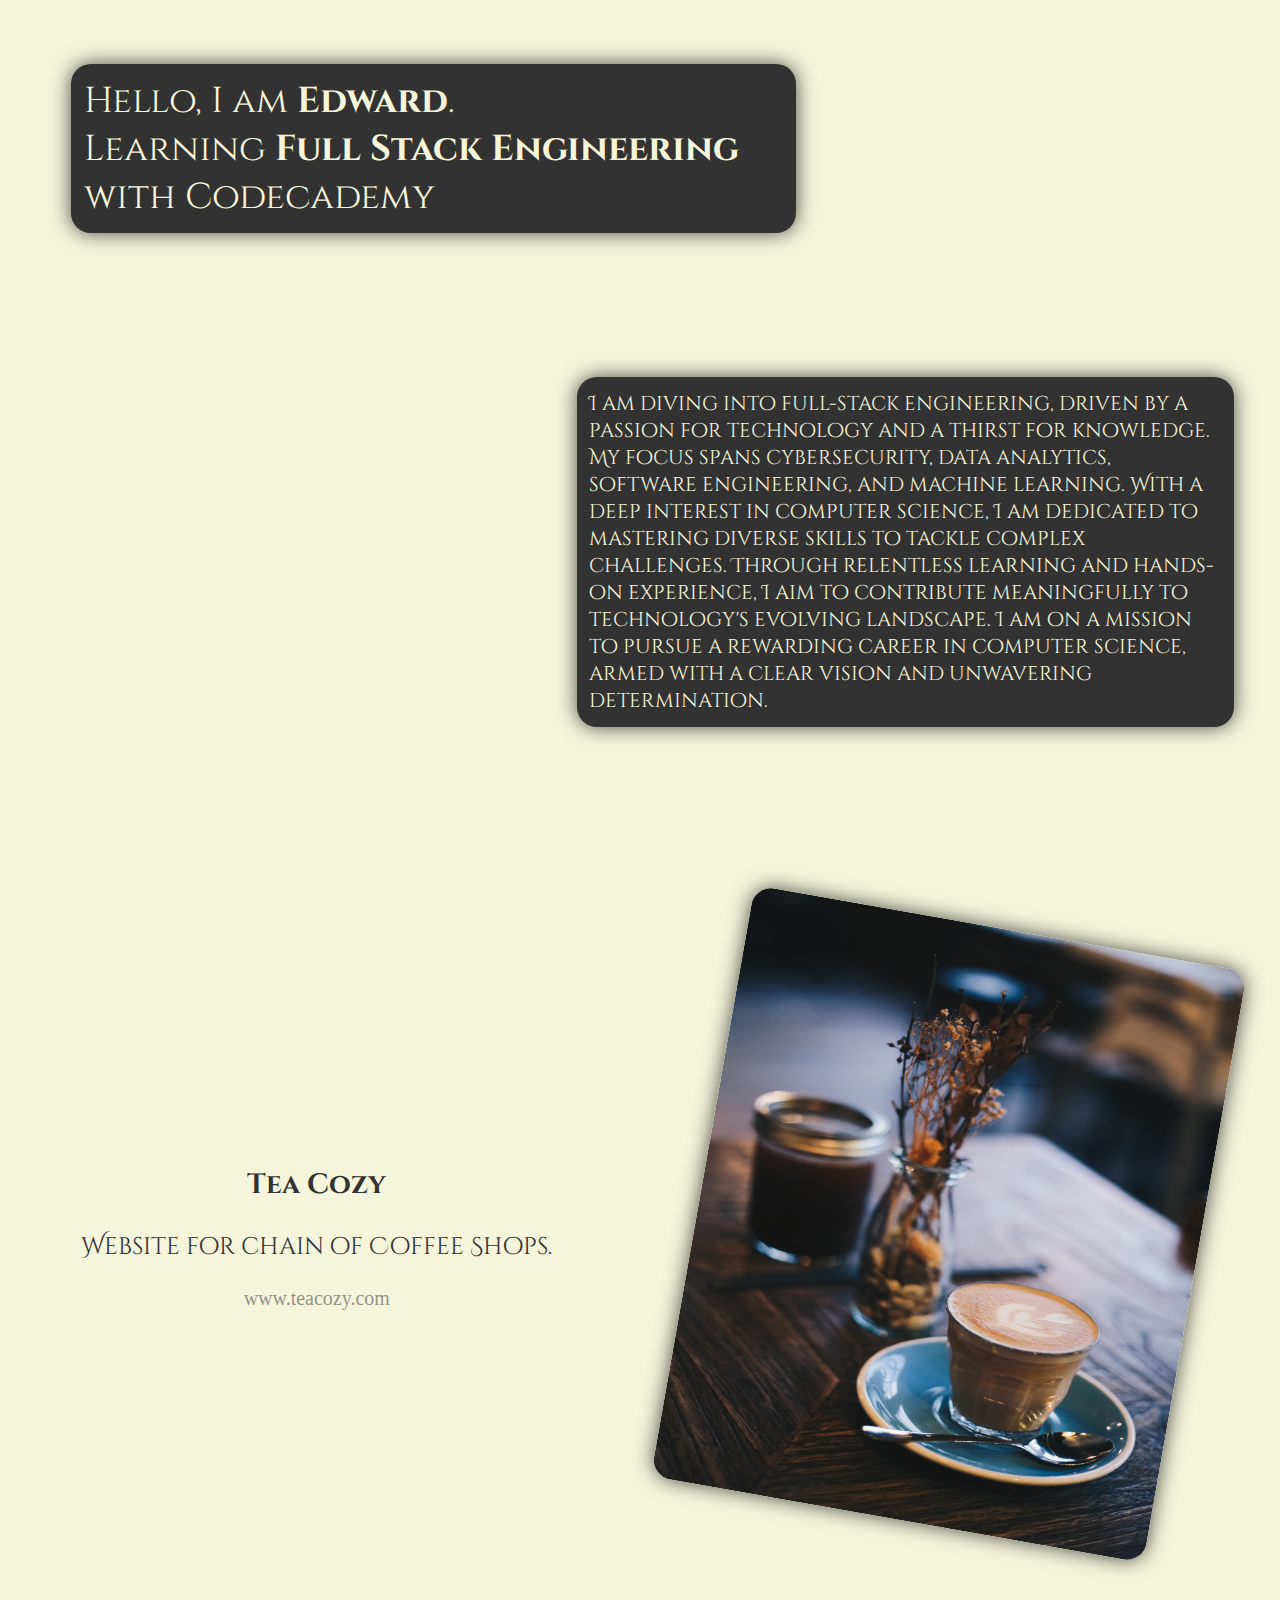
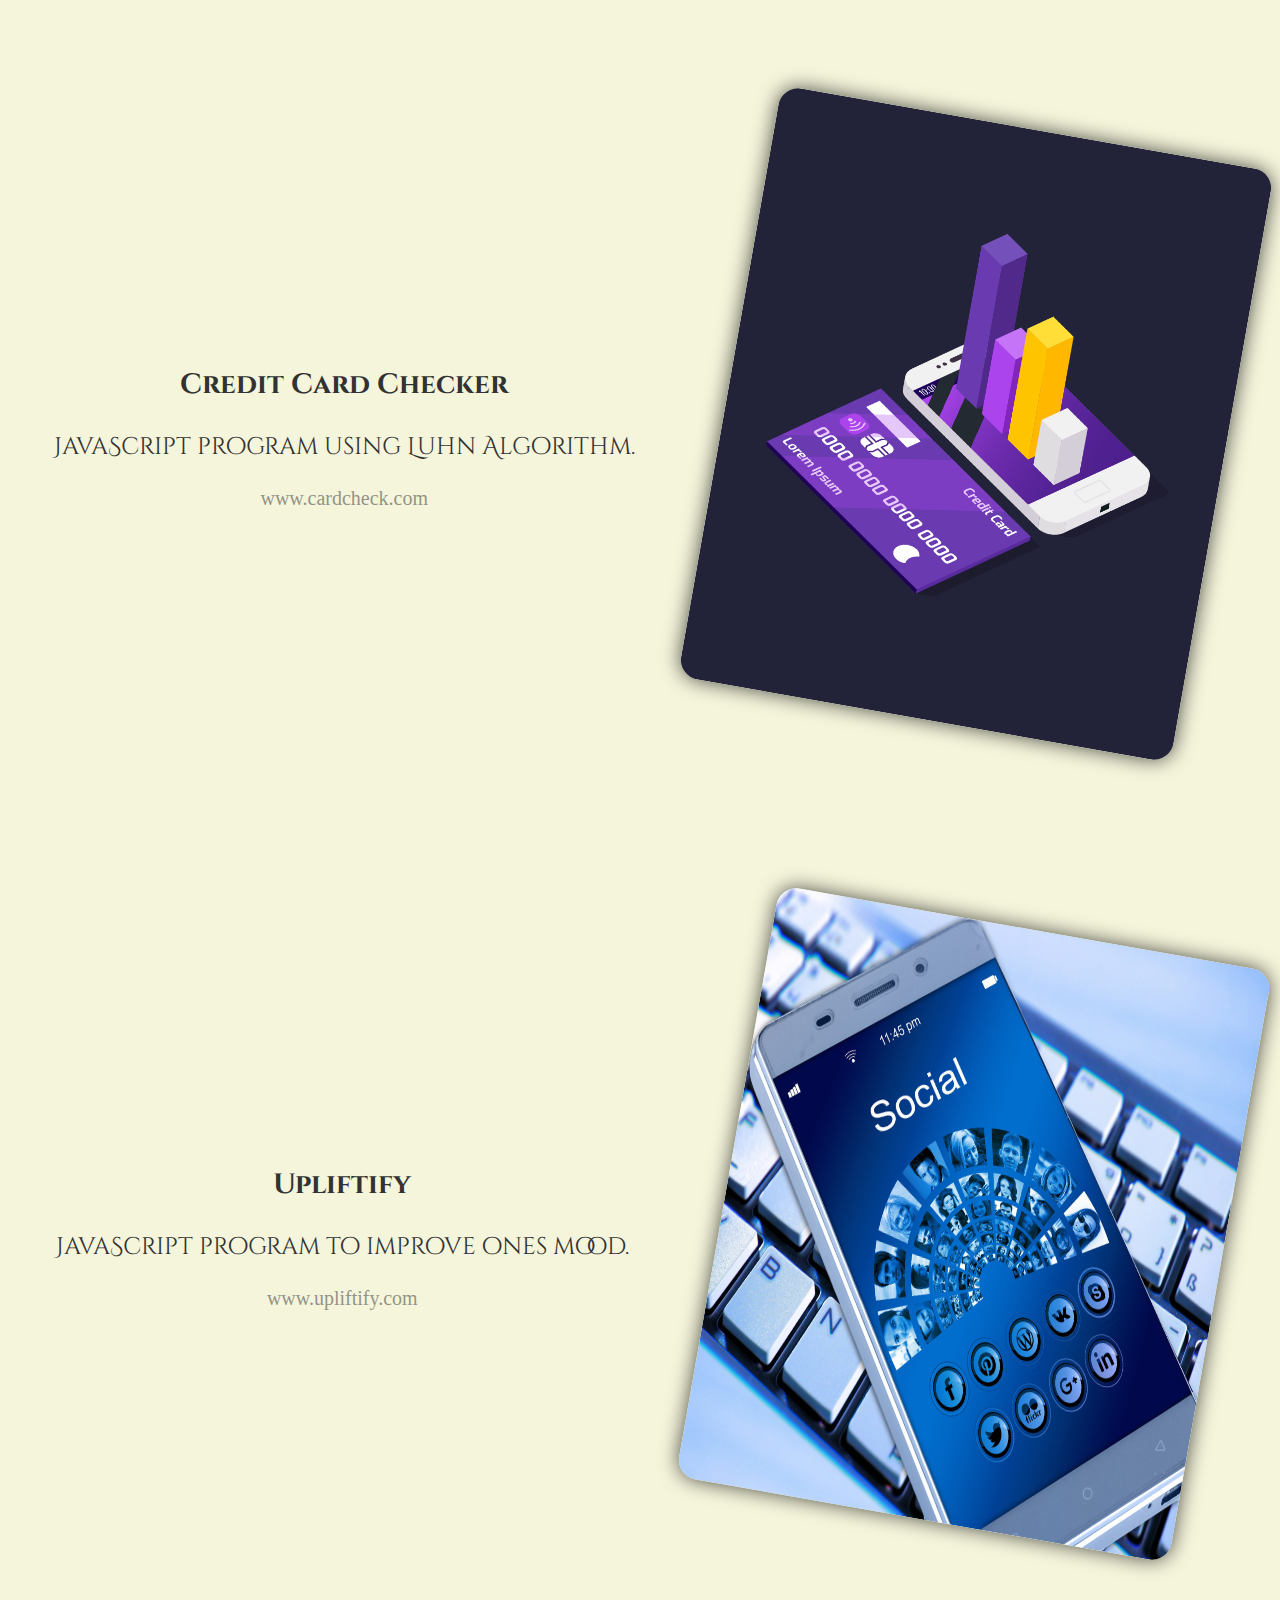
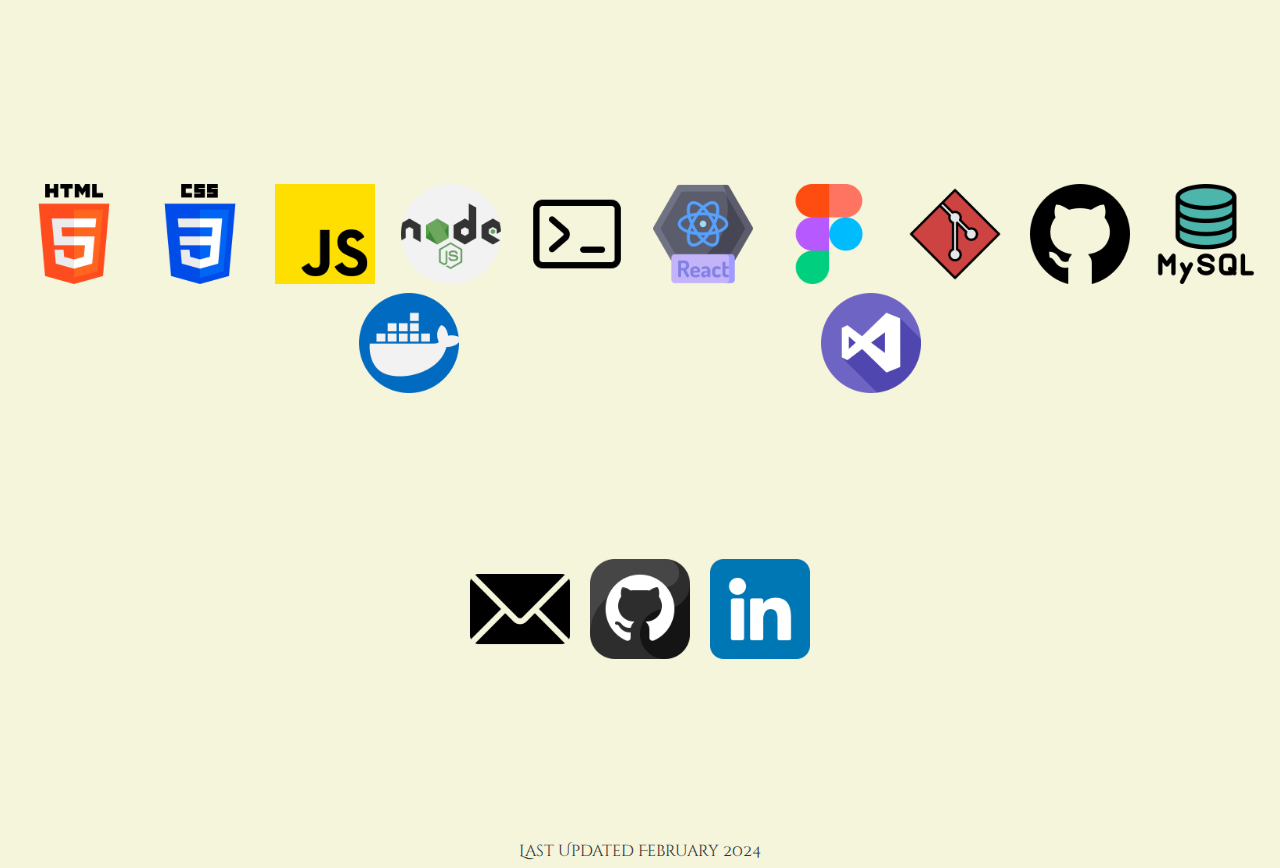
<file: index.html>
<!DOCTYPE html>
<html lang="en">
<head>
    <meta charset="UTF-8">
    <meta name="viewport" content="width=device-width, initial-scale=1.0">
    <link rel="stylesheet" href="./style.css">
    <link rel="preconnect" href="https://fonts.googleapis.com">
    <link rel="preconnect" href="https://fonts.gstatic.com" crossorigin>
    <link href="https://fonts.googleapis.com/css2?family=Cinzel+Decorative:wght@400;700;900&family=Cinzel:wght@400..900&display=swap" rel="stylesheet">
    <script src="./main.js" defer></script> 
    <title>Edward Crawford</title>
</head>
<body>
    <header>
        <h1>Hello, I am <span>Edward</span>.<br>Learning <span>Full Stack Engineering</span><br>with Codecademy</h1>
        <h2>I am diving into full-stack engineering, driven by a passion for technology and a thirst for knowledge. My focus spans cybersecurity, data analytics, software engineering, and machine learning. With a deep interest in computer science, I am dedicated to mastering diverse skills to tackle complex challenges. Through relentless learning and hands-on experience, I aim to contribute meaningfully to technology's evolving landscape. I am on a mission to pursue a rewarding career in computer science, armed with a clear vision and unwavering determination.</h2>
    </header>
    <main>
<!--1st Project-->
        <section id="project-1">
            <div class="description">
                <h3>Tea Cozy</h3>
                <p>Website for chain of Coffee Shops.</p>
                <a href="" target="_blank">www.teacozy.com</a>
            </div>
            <div><img src="./Pictures/coffee-5495609_1920.jpg" alt="Picture of a coffee" class="project-picture"></div>
        </section>

<!--2nd Project-->
        <section id="project-2">
            <div class="description">
                <h3>Credit Card Checker</h3>
                <p>JavaScript program using Luhn Algorithm.</p>
                <a href="https://github.com/HD-40307g/Credit-Card-Checker" target="_blank">www.cardcheck.com</a>
            </div>
            <div><img src="./Pictures/credit-card-5459711_1920.png" alt="Picture of credit card." class="project-picture"></div>
        </section>

<!--3rd Project-->
        <section id="project-3">
            <div class="description">
                <h3>Upliftify</h3>
                <p>JavaScript program to improve ones mood.</p>
                <a href="https://github.com/HD-40307g/Upliftify" target="_blank">www.upliftify.com</a>
            </div>
            <div><img src="./Pictures/mobile-phone-1917737_1920.jpg" alt="Picture of smartphone" class="project-picture"></div>
        </section>

<!--Contact Section-->
        <section class="contact">
            <div class="skills-container">
                <a href="https://developer.mozilla.org/en-US/docs/Web/HTML" target="_blank" class="icon-link" id="html"><img src="./Icons/html-5.png" alt="HTML5 Icon" class="icon"></a>
                <a href="https://developer.mozilla.org/en-US/docs/Web/CSS" target="_blank" class="icon-link" id="css"><img src="./Icons/css-3.png" alt="CSS Icon" class="icon"></a>
                <a href="https://developer.mozilla.org/en-US/docs/Web/JavaScript" target="_blank" class="icon-link" id="js"><img src="./Icons/js.png" alt="JavaScript Icon" class="icon"></a>
                <a href="https://developer.mozilla.org/en-US/docs/Web/API/Node" target="_blank" class="icon-link" id="nodejs"><img src="./Icons/nodejs.png" alt="Node.js Icon" class="icon"></a>
                <a href="https://developer.mozilla.org/en-US/docs/Learn/Tools_and_testing/Understanding_client-side_tools/Command_line" target="_blank" class="icon-link" id="command-line"><img src="./Icons/command-line.png" alt="Command Line Icon" class="icon"></a>
                <a href="https://react.dev/" class="icon-link" target="_blank" id="react"><img src="./Icons/react.png" alt="React Icon" class="icon"></a>
                <a href="figma.com" class="icon-link" target="_blank" id="figma"><img src="./Icons/figma.png" alt="Figma Icon" class="icon"></a>
                <a href="https://git-scm.com/" class="icon-link" target="_blank" id="git"><img src="./Icons/git.png" alt="Git Icon" class="icon"></a>
                <a href="github.com" class="icon-link" target="_blank" id="github"><img src="./Icons/github.png" alt="GitHub Icon" class="icon"></a>
                <a href="https://www.mysql.com/" target="_blank" class="icon-link" id="mysql"><img src="./Icons/mysql.png" alt="MySQL Icon" class="icon"></a>
                <a href="docker.com" class="icon-link" target="_blank" id="docker"><img src="./Icons/docker.png" alt="Docker Icon" class="icon"></a>
                <a href="https://code.visualstudio.com/" target="_blank" class="icon-link" id="vsc"><img src="./Icons/visual-studio.png" alt="Visual Studio Code Icon" class="icon"></a>
            </div>
            <div class="contact-container">
                <a href="contact.html" target="_blank" class="icon-link" id="mail"><img src="./Icons/email.png" alt="E-Mail Icon" class="icon"></a>
                <a href="https://github.com/dashboard" target="_blank" class="icon-link" id="GitHub"><img src="./Icons/github (1).png" alt="GitHub Icon" class="icon"></a>
                <a href="https://www.linkedin.com/" target="_blank" class="icon-link" id="linkedin"><img src="./Icons/linkedin.png" alt="LinkedIn Icon" class="icon"></a>
            </div>
        </section>
    </main>
    <footer>
        <p>Last Updated February 2024</p>
    </footer>
</body>
</html>
</file>
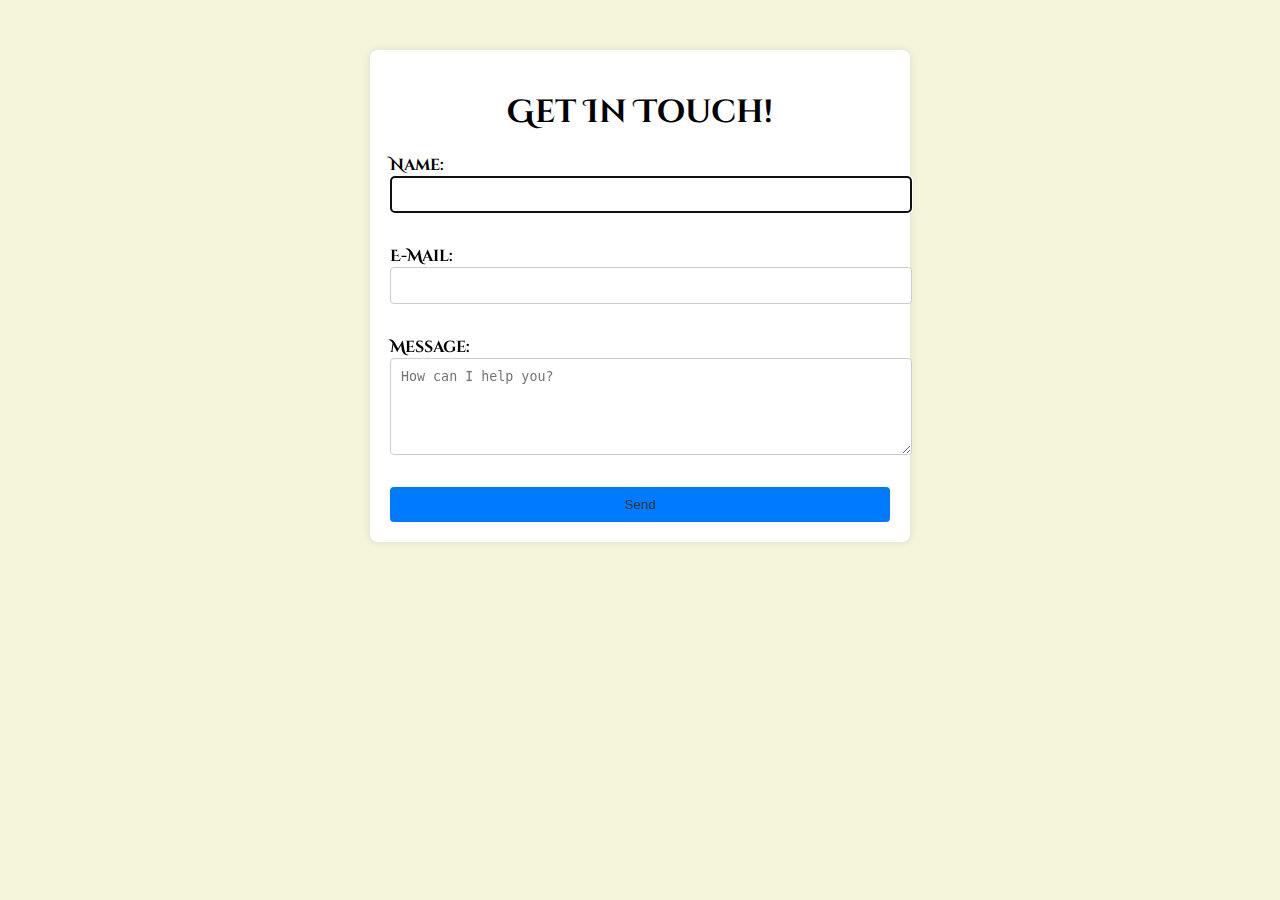
<file: contact.html>
<!DOCTYPE html>
<html lang="en">
<head>
    <meta charset="UTF-8">
    <meta name="viewport" content="width=device-width, initial-scale=1.0">
    <link rel="preconnect" href="https://fonts.googleapis.com">
    <link rel="preconnect" href="https://fonts.gstatic.com" crossorigin>
    <link href="https://fonts.googleapis.com/css2?family=Cinzel+Decorative:wght@400;700;900&family=Cinzel:wght@400..900&display=swap" rel="stylesheet">
    <link rel="stylesheet" href="./contact.css">
    <title>Get In Touch!</title>
</head>
<body>
    <div class="container">
        <h1>Get In Touch!</h1>
        <form method="post" action="http://server1" name="contact-form">
            <label for="name">Name:</label>
            <input type="text" id="name" name="name" minlength="2" autofocus spellcheck="true" required>
            <br>
            <label for="email">E-Mail:</label>
            <input type="email" id="email" name="email" minlength="6" autofocus required>
            <br>
            <label for="message">Message:</label>
            <textarea id="message" name="message" rows="5" cols="50" minlength="20" placeholder="How can I help you?" autofocus required></textarea>
            <br>
            <input type="submit" id="submit" name="submit" value="Send">
        </form>
    </div>
</body>
</html>
</file>
<file: style.css>
/*Universal Style*/
html {
    margin: 0;
    padding: 0;
    box-sizing: border-box;
    background-color: #f5f5dc;
    font-size: 2px;
    color: #323232;
    align-items: center;
    text-align: center;
}

header {
    width: auto;
    height: 800px;
}

h1 {
    font-size: 18rem;
    position: relative;
    top: 5%;
    left: 5%;
    font-family: "Cinzel", serif;
    text-align: left;
    font-weight: normal;
    background-color: #323232;
    color: #f5f5dc;
    width: 700px;
    height: auto;
    padding: 1%;
    border-radius: 20px;
    box-shadow: 0 0 20px rgba(0, 0, 0, 0.7);
}

span {
    font-weight: bold;
}

h2 {
    width: 50%;
    height: auto;
    font-size: 10rem;
    position: relative;
    top: 20%;
    left: 45%;
    text-align: left;
    font-family: "Cinzel Decorative", serif;
    font-weight: normal;
    background-color: #323232;
    color: #f5f5dc;
    padding: 1%;
    border-radius: 20px;
    box-shadow: 0 0 20px rgba(0, 0, 0, 0.7);
}

h3 {
    font-size: 14rem;
    font-family: "Cinzel", serif;
}


p {
    font-family: "Cinzel Decorative", serif;
    font-size: 12rem;
}

a {
    color: #323232;
    opacity: 0.50;
    font-size: 10rem;
    text-decoration: none;
}

a:hover {
    opacity: 0.8;
}

a:focus {
    opacity: 0.8;
}

.project-picture {
    width: 250rem;
    height: 300rem;
    display: block;
    overflow: hidden;
    border-radius: 20px;
    box-shadow: 0 0 20px rgba(0, 0, 0, 0.7);
    transform: rotate(10deg);
}

/*1st Project*/

#project-1 {
    width: 100%;
    height: 800px;
    display: inline-flex;
    flex-direction: row;
    flex-direction: wrap;
    justify-content: space-around;
    align-items: center;
}

/*2nd Project*/

#project-2 {
    width: 100%;
    height: 800px;
    display: inline-flex;
    flex-direction: row;
    flex-direction: wrap;
    justify-content: space-around;
    align-items: center;
}

/*3rd Project*/

#project-3 {
    width: 100%;
    height: 800px;
    display: inline-flex;
    flex-direction: row;
    flex-direction: wrap;
    justify-content: space-around;
    align-items: center;
}

/*Contact Section*/

.contact {
    width: 100%;
    height: 800px;
    display: inline-flex;
    flex-direction: column;
    flex-wrap: wrap;
    justify-content: space-evenly;
}

.skills-container {
    display: inline-flex;
    flex-direction: row;
    flex-wrap: wrap;
    justify-content: space-evenly;
    align-items: center;
}

.contact-container {
    display: inline-flex;
    flex-direction: row;
    flex-wrap: wrap;
    justify-content: center;
    align-items: flex-end;
}

.icon {
    width: 50rem;
    height: 50rem;
    overflow: hidden;
    margin: 1rem 5rem;
}

.icon-link {
    opacity: 1;
}

.icon-link:hover {
    opacity: 0.8;
}

.icon-link:focus {
    opacity: 0.8;
}

/* Footer */

footer {
    width: 100%;
    height: 20px;
}

footer p {
    font-size: 8rem;
}

/*Responsive Design for 768px*/

@media only screen and (max-width: 768px) {

    header {
        display: flex;
        flex-direction: column;
        flex-wrap: wrap;
        justify-content: center;
        align-items: center;
    }
    
    h1 {
        font-size: 15rem;
        text-align: center;
        width: 500px;
        height: auto;
        position: static;
    }

    h2 {
        font-size: 8rem;
        text-align: center;
        position: static;
    }

    section {
        display: flex;
        flex-direction: column;
        flex-wrap: wrap;
        justify-content: center;
        align-items: center;
        margin: 25px 10px;
        height: fit-content;
    }

    .project-picture {
        transform: none;
    }
}

/*Responsive Design for 480px*/

@media only screen and (max-width: 480px) {
    
    header {
        display: flex;
        flex-direction: column;
        flex-wrap: wrap;
        justify-content: center;
        align-items: center;
    }
    
    h1 {
        font-size: 12rem;
        text-align: center;
        width: 400px;
        height: auto;
        position: static;
    }

    h2 {
        font-size: 8rem;
        text-align: center;
        position: static;
        width: 400px;
        height: auto;
    }

    h3 {
        font-size: 12rem;
    }

    p {
        font-size: 10rem;
    }

    a {
        font-size: 10rem;
    }

    section {
        display: flex;
        flex-direction: column;
        flex-wrap: wrap;
        justify-content: center;
        align-items: center;
        margin: 20px auto;
    }

    .project-picture {
        transform: none;
        width: 300px;
        height: auto;
        margin: 5px 10px;
    }

    #project-1 {
        height: auto;
    }

    #project-2 {
        height: auto;
    }

    #project-3 {
        height: auto;
    }
}
</file>
<file: contact.css>
body {
    font-family: 'Cinzel Decorative', serif;
    background-color: #f5f5dc;
    margin: 0;
    padding: 0;
}

.container {
    max-width: 500px;
    margin: 50px auto;
    padding: 20px;
    background-color: #fff;
    border-radius: 8px;
    box-shadow: 0 0 10px rgba(0, 0, 0, 0.1);
}

h1 {
    text-align: center;
    margin-bottom: 20px;
}

form {
    display: flex;
    flex-direction: column;
}

label {
    font-weight: bold;
}

input[type="text"],
input[type="email"],
textarea {
    width: 100%;
    padding: 10px;
    margin-bottom: 10px;
    border: 1px solid #ccc;
    border-radius: 4px;
}

input[type="submit"] {
    width: 100%;
    padding: 10px;
    background-color: #007bff;
    color: #323232;
    border: none;
    border-radius: 4px;
    cursor: pointer;
    transition: background-color 0.3s;
}

input[type="submit"]:hover {
    background-color: #0056b3;
}
</file>
